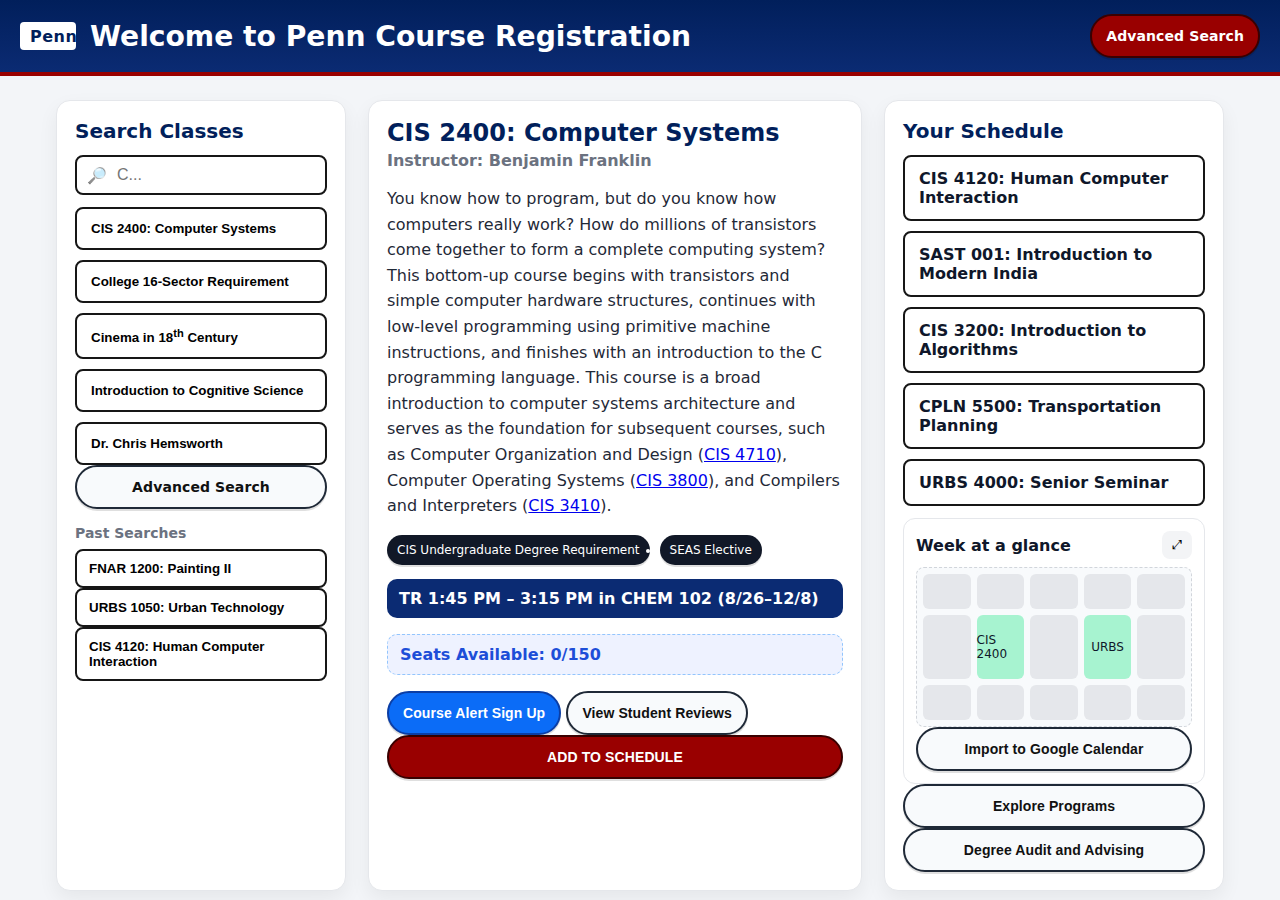
<file: index.html>
<!DOCTYPE html>
<html lang="en">
<head>
  <meta charset="UTF-8" />
  <meta name="viewport" content="width=device-width, initial-scale=1" />
  <title>Penn Course Registration — Home</title>
  <link rel="stylesheet" href="styles.css" />
</head>
<body>
  <header class="site-header">
    <div class="brand">
      <div class="penn-logo" aria-hidden="true">Penn</div>
      <h1>Welcome to Penn Course Registration</h1>
    </div>
    <nav class="top-actions">
      <a class="btn btn-primary" href="advancedsearch.html">Advanced Search</a>
    </nav>
  </header>

  <main class="layout layout-3col">
    <!-- Left: Search Classes -->
    <section class="panel search-panel" aria-labelledby="search-title">
      <h2 id="search-title">Search Classes</h2>

      <label class="input-wrap" aria-label="Search">
        <span class="input-icon" aria-hidden="true">🔎</span>
        <input type="search" placeholder="C..." />
      </label>

      <ul class="list list-courses">
        <li><button class="list-item">CIS 2400: Computer Systems</button></li>
        <li><button class="list-item">College 16-Sector Requirement</button></li>
        <li><button class="list-item">Cinema in 18<sup>th</sup> Century</button></li>
        <li><button class="list-item">Introduction to Cognitive Science</button></li>
        <li><button class="list-item">Dr. Chris Hemsworth</button></li>
      </ul>

      <a class="btn btn-secondary block" href="advancedsearch.html">Advanced Search</a>

      <div class="past-searches">
        <h3>Past Searches</h3>
        <ul class="list list-compact">
          <li><button class="list-item small">FNAR 1200: Painting II</button></li>
          <li><button class="list-item small">URBS 1050: Urban Technology</button></li>
          <li><button class="list-item small">CIS 4120: Human Computer Interaction</button></li>
        </ul>
      </div>
    </section>

    <!-- Center: Course Details -->
    <section class="panel details-panel" aria-labelledby="course-title">
      <div class="course-details">
        <h2 id="course-title">CIS 2400: Computer Systems</h2>
        <p class="subtitle">Instructor: Benjamin Franklin</p>
        <p class="description">
          You know how to program, but do you know how computers really work? How do millions of transistors come together to form a complete computing system? 
          This bottom‑up course begins with transistors and simple computer hardware structures, continues with low‑level programming using primitive machine instructions, 
          and finishes with an introduction to the C programming language. This course is a broad introduction to computer systems architecture and serves as the foundation 
          for subsequent courses, such as Computer Organization and Design (<a href="#">CIS 4710</a>), Computer Operating Systems (<a href="#">CIS 3800</a>), and Compilers and Interpreters (<a href="#">CIS 3410</a>).
        </p>

        <ul class="badges">
          <li class="badge">CIS Undergraduate Degree Requirement</li>
          <li class="badge">SEAS Elective</li>
        </ul>

        <p class="timeplace">TR 1:45 PM – 3:15 PM in CHEM 102 (8/26–12/8)</p>
        <p class="seats">Seats Available: <strong>0/150</strong></p>

        <div class="cta-row">
          <button class="btn btn-alert">Course Alert Sign Up</button>
          <button class="btn btn-secondary">View Student Reviews</button>
        </div>

        <div class="cta-row">
          <button class="btn btn-primary block">ADD TO SCHEDULE</button>
        </div>
      </div>
    </section>

    <!-- Right: Schedule -->
    <aside class="panel schedule-panel" aria-labelledby="schedule-title">
      <h2 id="schedule-title">Your Schedule</h2>
      <ul class="list list-courses tight">
        <li><span class="list-item">CIS 4120: Human Computer Interaction</span></li>
        <li><span class="list-item">SAST 001: Introduction to Modern India</span></li>
        <li><span class="list-item">CIS 3200: Introduction to Algorithms</span></li>
        <li><span class="list-item">CPLN 5500: Transportation Planning</span></li>
        <li><span class="list-item">URBS 4000: Senior Seminar</span></li>
      </ul>

      <div class="mini-calendar">
        <div class="calendar-header">
          <span>Week at a glance</span>
          <button class="icon-btn" aria-label="Expand calendar">⤢</button>
        </div>
        <div class="calendar-grid" aria-hidden="true">
          <!-- Static placeholder grid -->
          <div></div><div></div><div></div><div></div><div></div>
          <div></div><div class="event">CIS 2400</div><div></div><div class="event">URBS</div><div></div>
          <div></div><div></div><div></div><div></div><div></div>
        </div>
        <button class="btn btn-secondary block">Import to Google Calendar</button>
      </div>

      <div class="bottom-actions">
        <button class="btn btn-secondary block">Explore Programs</button>
        <button class="btn btn-secondary block">Degree Audit and Advising</button>
      </div>
    </aside>
  </main>

</body>
</html>
</file>
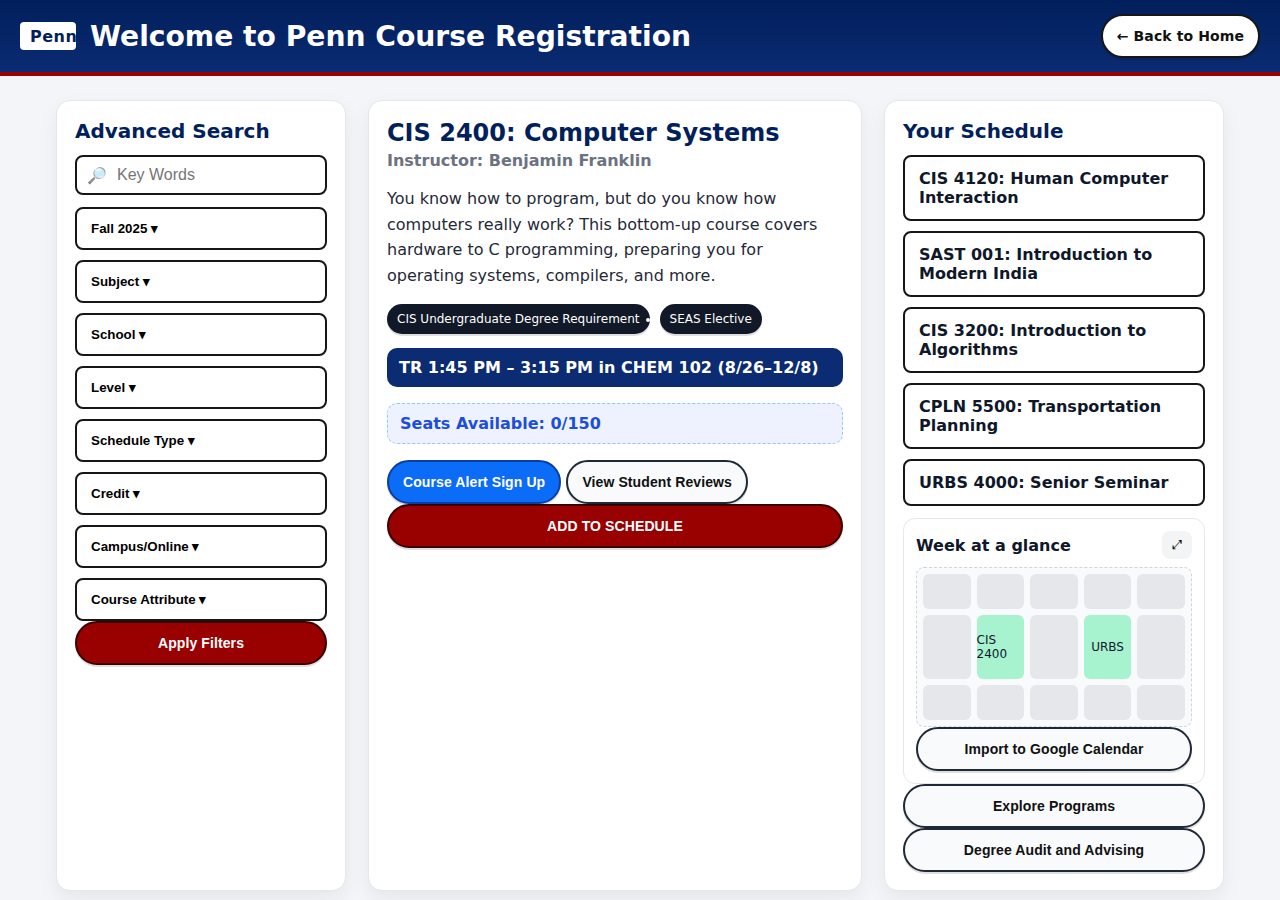
<file: advancedsearch.html>
<!DOCTYPE html>
<html lang="en">
<head>
  <meta charset="UTF-8" />
  <meta name="viewport" content="width=device-width, initial-scale=1" />
  <title>Penn Course Registration — Advanced Search</title>
  <link rel="stylesheet" href="styles.css" />
</head>
<body>
  <header class="site-header">
    <div class="brand">
      <div class="penn-logo" aria-hidden="true">Penn</div>
      <h1>Welcome to Penn Course Registration</h1>
    </div>
    <nav class="top-actions">
      <a class="btn" href="index.html">← Back to Home</a>
    </nav>
  </header>

  <main class="layout layout-3col">
    <!-- Left: Advanced Search Filters -->
    <section class="panel filters-panel" aria-labelledby="filters-title">
      <h2 id="filters-title">Advanced Search</h2>

      <label class="input-wrap">
        <span class="input-icon" aria-hidden="true">🔎</span>
        <input type="search" placeholder="Key Words" />
      </label>

      <div class="filter-select"><button class="select">Fall 2025 ▾</button></div>
      <div class="filter-select"><button class="select">Subject ▾</button></div>
      <div class="filter-select"><button class="select">School ▾</button></div>
      <div class="filter-select"><button class="select">Level ▾</button></div>
      <div class="filter-select"><button class="select">Schedule Type ▾</button></div>
      <div class="filter-select"><button class="select">Credit ▾</button></div>
      <div class="filter-select"><button class="select">Campus/Online ▾</button></div>
      <div class="filter-select"><button class="select">Course Attribute ▾</button></div>

      <div class="cta-row">
        <button class="btn btn-primary block">Apply Filters</button>
      </div>
    </section>

    <!-- Center: Course Details (same as home for continuity) -->
    <section class="panel details-panel" aria-labelledby="course-title">
      <div class="course-details">
        <h2 id="course-title">CIS 2400: Computer Systems</h2>
        <p class="subtitle">Instructor: Benjamin Franklin</p>
        <p class="description">
          You know how to program, but do you know how computers really work? This bottom‑up course covers hardware to C programming, 
          preparing you for operating systems, compilers, and more.
        </p>

        <ul class="badges">
          <li class="badge">CIS Undergraduate Degree Requirement</li>
          <li class="badge">SEAS Elective</li>
        </ul>

        <p class="timeplace">TR 1:45 PM – 3:15 PM in CHEM 102 (8/26–12/8)</p>
        <p class="seats">Seats Available: <strong>0/150</strong></p>

        <div class="cta-row">
          <button class="btn btn-alert">Course Alert Sign Up</button>
          <button class="btn btn-secondary">View Student Reviews</button>
        </div>

        <div class="cta-row">
          <button class="btn btn-primary block">ADD TO SCHEDULE</button>
        </div>
      </div>
    </section>

    <!-- Right: Schedule -->
    <aside class="panel schedule-panel" aria-labelledby="schedule-title">
      <h2 id="schedule-title">Your Schedule</h2>
      <ul class="list list-courses tight">
        <li><span class="list-item">CIS 4120: Human Computer Interaction</span></li>
        <li><span class="list-item">SAST 001: Introduction to Modern India</span></li>
        <li><span class="list-item">CIS 3200: Introduction to Algorithms</span></li>
        <li><span class="list-item">CPLN 5500: Transportation Planning</span></li>
        <li><span class="list-item">URBS 4000: Senior Seminar</span></li>
      </ul>

      <div class="mini-calendar">
        <div class="calendar-header">
          <span>Week at a glance</span>
          <button class="icon-btn" aria-label="Expand calendar">⤢</button>
        </div>
        <div class="calendar-grid" aria-hidden="true">
          <div></div><div></div><div></div><div></div><div></div>
          <div></div><div class="event">CIS 2400</div><div></div><div class="event">URBS</div><div></div>
          <div></div><div></div><div></div><div></div><div></div>
        </div>
        <button class="btn btn-secondary block">Import to Google Calendar</button>
      </div>

      <div class="bottom-actions">
        <button class="btn btn-secondary block">Explore Programs</button>
        <button class="btn btn-secondary block">Degree Audit and Advising</button>
      </div>
    </aside>
  </main>

</body>
</html>
</file>
<file: styles.css>
:root{
  --penn-blue:#011F5B;
  --penn-red:#990000;
  --bg:#f3f5f8;
  --panel:#ffffff;
  --text:#0f172a;
  --muted:#6b7280;
  --line:#e5e7eb;
  --accent:#2454ff;
  --shadow: 0 8px 20px rgba(2,6,23,.06);
  --radius:14px;
}

*{box-sizing:border-box}
html,body{height:100%}
body{
  margin:0;
  font-family: ui-sans-serif, system-ui, -apple-system, Segoe UI, Roboto, Helvetica, Arial, "Apple Color Emoji","Segoe UI Emoji";
  color:var(--text);
  background:var(--bg);
}

/* Header */
.site-header{
  position:sticky; top:0; z-index:10;
  display:flex; align-items:center; justify-content:space-between;
  padding:14px 20px;
  background:linear-gradient(180deg, var(--penn-blue), #0b2b73);
  color:#fff;
  border-bottom:4px solid var(--penn-red);
}
.site-header .brand{display:flex; align-items:center; gap:14px}
.site-header h1{font-size:clamp(18px,2.2vw,32px); margin:0; font-weight:700}
.penn-logo{
  width:56px; height:28px; border-radius:4px;
  display:grid; place-items:center;
  background:#fff; color:var(--penn-blue); font-weight:800;
  letter-spacing:.5px; padding:4px 10px;
}

/* layout */
.layout{max-width:1200px; margin:24px auto; padding:0 16px}
.layout-3col{
  display:grid; gap:22px;
  grid-template-columns: 290px 1fr 340px;
}
@media (max-width: 1080px){
  .layout-3col{grid-template-columns: 260px 1fr 300px}
}
@media (max-width: 900px){
  .layout-3col{grid-template-columns: 1fr}
}

/* panels */
.panel{
  background:var(--panel);
  border-radius:var(--radius);
  box-shadow:var(--shadow);
  padding:18px;
  border:1px solid var(--line);
}
.panel h2{margin:0 0 12px 0; font-size:20px; color:var(--penn-blue)}

/* lists */
.list{list-style:none; margin:0; padding:0}
.list-courses li+li{margin-top:10px}
.list-item{
  display:block; width:100%;
  text-align:left;
  padding:12px 14px;
  border:2px solid #161616;
  border-radius:8px;
  background:#fff;
  font-weight:600;
  cursor:pointer;
}
.list-compact .list-item{padding:10px 12px}
.list-courses.tight .list-item{border-width:2px}

/* inputs */
.input-wrap{
  display:flex; align-items:center; gap:8px;
  border:2px solid #161616; border-radius:8px; padding:8px 10px; margin-bottom:12px;
  background:#fff;
}
.input-wrap input{
  border:0; outline:0; font-size:16px; flex:1; background:transparent
}
.input-icon{opacity:.7}

/* buttons */
.btn{
  --bg:#fff; --fg:#111; --bd:#161616;
  display:inline-flex; align-items:center; justify-content:center;
  gap:8px; font-weight:700; font-size:14px; letter-spacing:.1px;
  padding:12px 14px; border-radius:999px; border:2px solid var(--bd);
  background:var(--bg); color:var(--fg); cursor:pointer; text-decoration:none;
  box-shadow:0 2px 0 #00000020;
}
.btn.block{display:flex; width:100%}
.btn-primary{--bg: var(--penn-red); --fg:#fff; --bd:#3a0000}
.btn-secondary{--bg:#f8fafc; --fg:#111; --bd:#1f2937}
.btn-alert{--bg:#0b6cf7; --fg:#fff; --bd:#0b3ea5}
.icon-btn{border:0; background:#f3f4f6; padding:6px 10px; border-radius:8px; cursor:pointer}

/* details panel */
.course-details h2{font-size:24px; margin:0}
.subtitle{margin:4px 0 12px 0; color:var(--muted); font-weight:600}
.description{line-height:1.6; color:#1f2937}
.badges{display:flex; gap:10px; flex-wrap:wrap; padding:0; margin:14px 0}
.badge{background:#111827; color:#fff; padding:8px 10px; border-radius:999px; font-size:12px; box-shadow:0 2px 0 #00000020}
.timeplace{background:#0b2b73; color:#fff; padding:10px 12px; border-radius:10px; font-weight:700; margin:10px 0}
.seats{background:#eef2ff; color:#1d4ed8; padding:10px 12px; border-radius:10px; font-weight:700; border:1px dashed #93c5fd}

/* schedule */
.schedule-panel .list-courses{margin-bottom:12px}
.mini-calendar{margin-top:10px; border:1px solid var(--line); border-radius:12px; padding:12px}
.calendar-header{display:flex; align-items:center; justify-content:space-between; margin-bottom:8px; font-weight:700}
.calendar-grid{
  display:grid; grid-template-columns: repeat(5, 1fr);
  gap:6px; height:160px; background:#f8fafc; border:1px dashed #d1d5db; padding:6px; border-radius:8px;
}
.calendar-grid div{background:#e5e7eb; border-radius:6px}
.calendar-grid .event{background:#a7f3d0; font-size:12px; display:grid; place-items:center}

/* filters */
.filters-panel .select{
  width:100%; background:#fff; border:2px solid #161616; border-radius:8px;
  padding:12px 14px; text-align:left; font-weight:700; cursor:pointer;
}
.filter-select + .filter-select{margin-top:10px}

/* side blocks */
.past-searches h3{font-size:14px; color:var(--muted); margin:16px 0 8px 0}

/* footer */
.site-footer{max-width:1200px; margin:24px auto; padding:0 16px 32px; color:#6b7280}

@media (max-width: 900px){
  .panel{padding:16px}
  .schedule-panel .bottom-actions .btn{margin-top:8px}
  .list-courses li+li{margin-top:8px}
  .timeplace, .seats{font-size:14px}
  .badge{font-size:11px}
}
</file>
